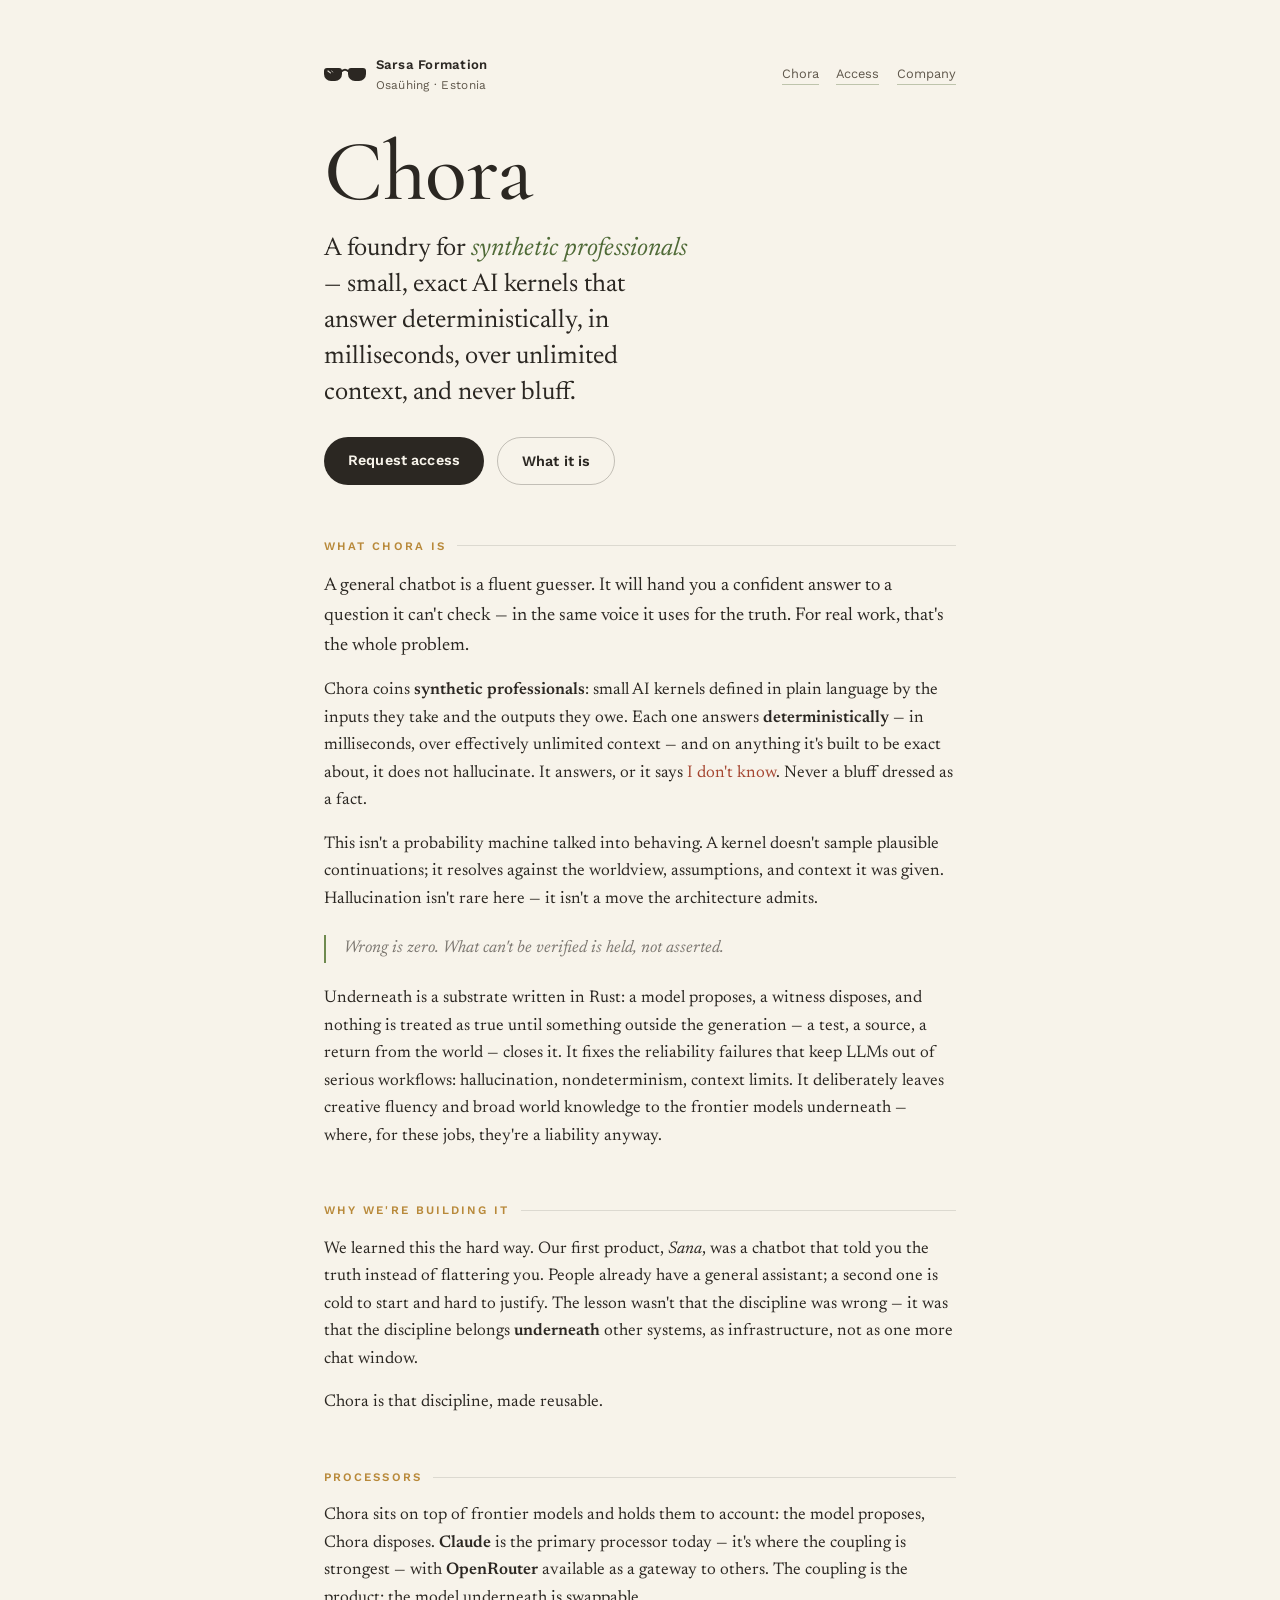
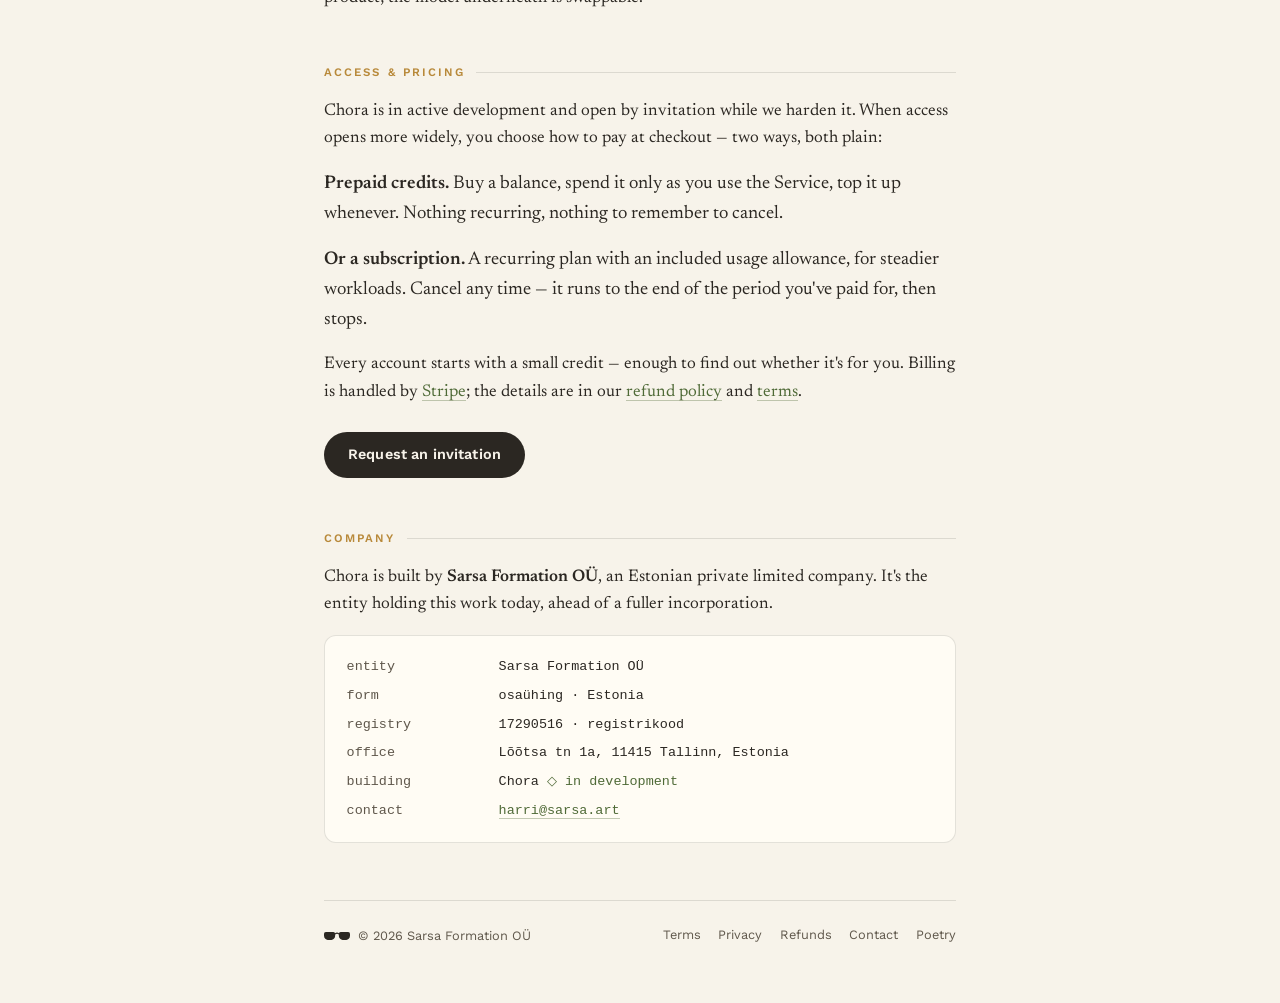
<file: index.html>
<!doctype html>
<html lang="en">
  <head>
    <meta charset="UTF-8" />
    <meta name="viewport" content="width=device-width, initial-scale=1.0" />

    <title>Chora — Sarsa Formation OÜ</title>
    <meta
      name="description"
      content="Chora is a foundry for synthetic professionals — small, exact AI kernels that answer deterministically, in milliseconds, over unlimited context, and never hallucinate. Built on Claude by Sarsa Formation OÜ."
    />
    <meta name="author" content="Harri Sakari Sarsa" />
    <meta name="robots" content="index, follow" />
    <link rel="canonical" href="https://formation.sarsa.art/" />

    <meta property="og:type" content="website" />
    <meta property="og:url" content="https://formation.sarsa.art/" />
    <meta property="og:site_name" content="Sarsa Formation" />
    <meta property="og:title" content="Chora — a foundry for synthetic professionals" />
    <meta
      property="og:description"
      content="Small, exact AI kernels that answer deterministically, in milliseconds, over unlimited context, and never hallucinate. Built on Claude."
    />

    <meta property="twitter:card" content="summary" />
    <meta property="twitter:title" content="Chora — a foundry for synthetic professionals" />
    <meta
      property="twitter:description"
      content="Small, exact AI kernels that answer deterministically, in milliseconds, over unlimited context, and never hallucinate."
    />

    <link
      rel="icon"
      href="data:image/svg+xml,%3Csvg xmlns='http://www.w3.org/2000/svg' viewBox='0 0 64 64'%3E%3Crect width='64' height='64' rx='15' fill='%232b2722'/%3E%3Cg transform='translate(8,22.3) scale(1.14)'%3E%3Cpath d='M18 5 q3 -2.5 6 0' fill='none' stroke='%23f7f3ea' stroke-width='2' stroke-linecap='round'/%3E%3Cpath d='M3 2 h12 a3 3 0 0 1 3 3 v3 a7 7 0 0 1 -7 7 h-4 a7 7 0 0 1 -7 -7 v-3 a3 3 0 0 1 3 -3 z' fill='%23f7f3ea'/%3E%3Cpath d='M27 2 h12 a3 3 0 0 1 3 3 v3 a7 7 0 0 1 -7 7 h-4 a7 7 0 0 1 -7 -7 v-3 a3 3 0 0 1 3 -3 z' fill='%23f7f3ea'/%3E%3C/g%3E%3C/svg%3E"
    />

    <script type="application/ld+json">
      {
        "@context": "https://schema.org",
        "@type": "Organization",
        "name": "Sarsa Formation OÜ",
        "legalName": "Sarsa Formation OÜ",
        "url": "https://formation.sarsa.art",
        "email": "harri@sarsa.art",
        "identifier": { "@type": "PropertyValue", "propertyID": "EE-registrikood", "value": "17290516" },
        "foundingDate": "2025-07-28",
        "address": {
          "@type": "PostalAddress",
          "streetAddress": "Lõõtsa tn 1a",
          "addressLocality": "Tallinn",
          "postalCode": "11415",
          "addressCountry": "EE"
        },
        "founder": { "@type": "Person", "name": "Harri Sakari Sarsa" },
        "description": "Sarsa Formation OÜ builds Chora, a coherence substrate for AI, on Claude.",
        "makesOffer": [
          {
            "@type": "Offer",
            "name": "Chora — prepaid credits",
            "priceSpecification": {
              "@type": "PriceSpecification",
              "description": "Usage-based. Buy a credit balance and spend it only as you use the Service. Nothing recurring."
            }
          },
          {
            "@type": "Offer",
            "name": "Chora — subscription",
            "priceSpecification": {
              "@type": "UnitPriceSpecification",
              "description": "Recurring plan with an included usage allowance, billed in advance each period. Cancel any time."
            }
          }
        ]
      }
    </script>

    <link rel="preconnect" href="https://fonts.googleapis.com" />
    <link rel="preconnect" href="https://fonts.gstatic.com" crossorigin />
    <link
      href="https://fonts.googleapis.com/css2?family=Cormorant+Garamond:ital,wght@0,400;0,500;0,600;1,400&family=Newsreader:ital,opsz,wght@0,6..72,400;0,6..72,500;1,6..72,400&family=Work+Sans:wght@400;500;600&display=swap"
      rel="stylesheet"
    />
    <link rel="stylesheet" href="styles.css" />
  </head>
  <body>
    <div class="wrap">
      <header class="top">
        <a class="brand" href="/" aria-label="Sarsa Formation — home">
          <svg class="sigil" viewBox="0 2 42 13" fill="none" role="img" aria-label="Sarsa Formation">
            <path d="M18 5 q3 -2.5 6 0" stroke="currentColor" stroke-width="2" stroke-linecap="round" />
            <path d="M3 2 h12 a3 3 0 0 1 3 3 v3 a7 7 0 0 1 -7 7 h-4 a7 7 0 0 1 -7 -7 v-3 a3 3 0 0 1 3 -3 z" fill="currentColor" />
            <path d="M27 2 h12 a3 3 0 0 1 3 3 v3 a7 7 0 0 1 -7 7 h-4 a7 7 0 0 1 -7 -7 v-3 a3 3 0 0 1 3 -3 z" fill="currentColor" />
            <g class="glint" stroke-linecap="round">
              <path d="M4 5 l2.4 1.9" stroke-width="1.2" opacity="0.9" />
              <path d="M7.6 5 l1.3 1" stroke-width="1" opacity="0.6" />
            </g>
          </svg>
          <span class="name">Sarsa Formation<small>Osaühing · Estonia</small></span>
        </a>
        <nav class="topnav">
          <a href="#chora">Chora</a>
          <a href="#access">Access</a>
          <a href="#company">Company</a>
        </nav>
      </header>

      <main>
        <h1 class="hero">Chora</h1>
        <p class="tagline">
          A foundry for <em>synthetic professionals</em> — small, exact AI
          kernels that answer deterministically, in milliseconds, over unlimited
          context, and never bluff.
        </p>
        <div class="cta-row">
          <a class="cta" href="mailto:harri@sarsa.art?subject=Chora%20early%20access">Request access</a>
          <a class="cta ghost" href="#chora">What it is</a>
        </div>

        <section id="chora">
          <p class="eyebrow">What Chora is</p>
          <p class="lead">
            A general chatbot is a fluent guesser. It will hand you a confident
            answer to a question it can't check — in the same voice it uses for
            the truth. For real work, that's the whole problem.
          </p>
          <p>
            Chora coins <strong>synthetic professionals</strong>: small AI
            kernels defined in plain language by the inputs they take and the
            outputs they owe. Each one answers <strong>deterministically</strong>
            — in milliseconds, over effectively unlimited context — and on
            anything it's built to be exact about, it does not hallucinate. It
            answers, or it says <em class="hot">I don't know</em>. Never a bluff
            dressed as a fact.
          </p>
          <p>
            This isn't a probability machine talked into behaving. A kernel
            doesn't sample plausible continuations; it resolves against the
            worldview, assumptions, and context it was given. Hallucination
            isn't rare here — it isn't a move the architecture admits.
          </p>
          <blockquote>Wrong is zero. What can't be verified is held, not asserted.</blockquote>
          <p>
            Underneath is a substrate written in Rust: a model proposes, a
            witness disposes, and nothing is treated as true until something
            outside the generation — a test, a source, a return from the world —
            closes it. It fixes the reliability failures that keep LLMs out of
            serious workflows: hallucination, nondeterminism, context limits. It
            deliberately leaves creative fluency and broad world knowledge to the
            frontier models underneath — where, for these jobs, they're a
            liability anyway.
          </p>
        </section>

        <section id="why">
          <p class="eyebrow">Why we're building it</p>
          <p>
            We learned this the hard way. Our first product, <em>Sana</em>, was a
            chatbot that told you the truth instead of flattering you. People
            already have a general assistant; a second one is cold to start and
            hard to justify. The lesson wasn't that the discipline was wrong —
            it was that the discipline belongs <strong>underneath</strong> other
            systems, as infrastructure, not as one more chat window.
          </p>
          <p>Chora is that discipline, made reusable.</p>
        </section>

        <section id="claude">
          <p class="eyebrow">Processors</p>
          <p>
            Chora sits on top of frontier models and holds them to account: the
            model proposes, Chora disposes. <strong>Claude</strong> is the
            primary processor today — it's where the coupling is strongest —
            with <strong>OpenRouter</strong> available as a gateway to others.
            The coupling is the product; the model underneath is swappable.
          </p>
        </section>

        <section id="access">
          <p class="eyebrow">Access &amp; pricing</p>
          <p>
            Chora is in active development and open by invitation while we
            harden it. When access opens more widely, you choose how to pay at
            checkout — two ways, both plain:
          </p>
          <p class="lead">
            <strong>Prepaid credits.</strong> Buy a balance, spend it only as
            you use the Service, top it up whenever. Nothing recurring, nothing
            to remember to cancel.
          </p>
          <p class="lead">
            <strong>Or a subscription.</strong> A recurring plan with an
            included usage allowance, for steadier workloads. Cancel any time —
            it runs to the end of the period you've paid for, then stops.
          </p>
          <p>
            Every account starts with a small credit — enough to find out
            whether it's for you. Billing is handled by
            <a href="https://stripe.com" rel="noopener">Stripe</a>; the details
            are in our <a href="refunds.html">refund policy</a> and
            <a href="terms.html">terms</a>.
          </p>
          <div class="cta-row">
            <a class="cta" href="mailto:harri@sarsa.art?subject=Chora%20early%20access">Request an invitation</a>
          </div>
        </section>

        <section id="company">
          <p class="eyebrow">Company</p>
          <p>
            Chora is built by <strong>Sarsa Formation OÜ</strong>, an Estonian
            private limited company. It's the entity holding this work today,
            ahead of a fuller incorporation.
          </p>
          <div class="record" aria-label="Company details">
            <div class="row">
              <span class="k">entity</span><span class="v">Sarsa Formation OÜ</span>
              <span class="k">form</span><span class="v">osaühing · Estonia</span>
              <span class="k">registry</span><span class="v">17290516 · registrikood</span>
              <span class="k">office</span><span class="v">Lõõtsa tn 1a, 11415 Tallinn, Estonia</span>
              <span class="k">building</span><span class="v">Chora <span class="ok">◇ in development</span></span>
              <span class="k">contact</span><span class="v"><a href="mailto:harri@sarsa.art">harri@sarsa.art</a></span>
            </div>
          </div>
        </section>
      </main>

      <footer>
        <span class="sig">
          <svg class="sigil" style="width:26px" viewBox="0 2 42 13" fill="none" aria-hidden="true">
            <path d="M18 5 q3 -2.5 6 0" stroke="currentColor" stroke-width="2" stroke-linecap="round" />
            <path d="M3 2 h12 a3 3 0 0 1 3 3 v3 a7 7 0 0 1 -7 7 h-4 a7 7 0 0 1 -7 -7 v-3 a3 3 0 0 1 3 -3 z" fill="currentColor" />
            <path d="M27 2 h12 a3 3 0 0 1 3 3 v3 a7 7 0 0 1 -7 7 h-4 a7 7 0 0 1 -7 -7 v-3 a3 3 0 0 1 3 -3 z" fill="currentColor" />
          </svg>
          © 2026 Sarsa Formation OÜ
        </span>
        <nav>
          <a href="terms.html">Terms</a>
          <a href="privacy.html">Privacy</a>
          <a href="refunds.html">Refunds</a>
          <a href="contact.html">Contact</a>
          <a href="https://sarsa.art">Poetry</a>
        </nav>
      </footer>
    </div>
  </body>
</html>
</file>
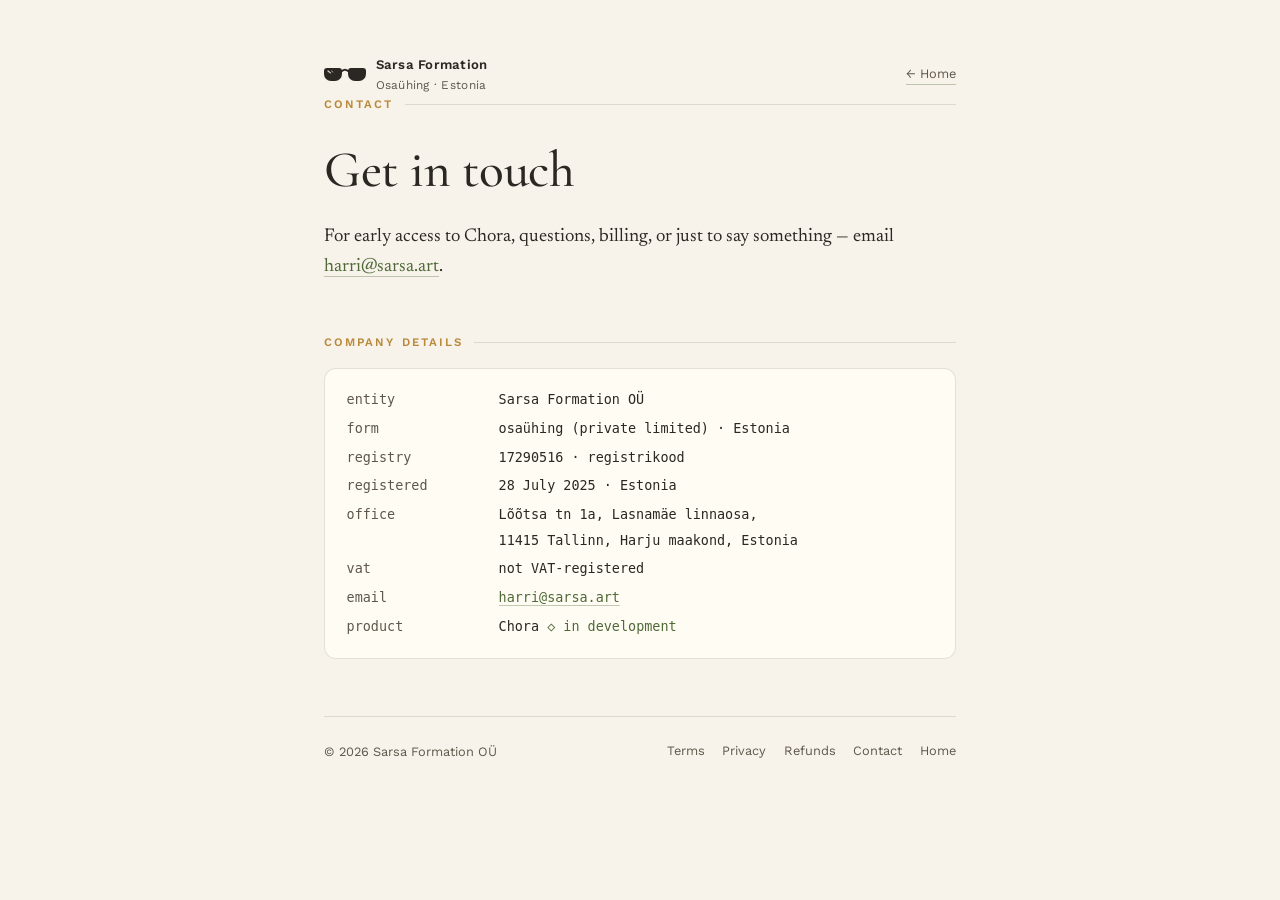
<file: contact.html>
<!doctype html>
<html lang="en">
  <head>
    <meta charset="UTF-8" />
    <meta name="viewport" content="width=device-width, initial-scale=1.0" />
    <title>Contact — Sarsa Formation OÜ</title>
    <meta name="description" content="Contact details for Sarsa Formation OÜ, the company behind Chora." />
    <meta name="robots" content="index, follow" />
    <link rel="canonical" href="https://formation.sarsa.art/contact.html" />
    <link
      rel="icon"
      href="data:image/svg+xml,%3Csvg xmlns='http://www.w3.org/2000/svg' viewBox='0 0 64 64'%3E%3Crect width='64' height='64' rx='15' fill='%232b2722'/%3E%3Cg transform='translate(8,22.3) scale(1.14)'%3E%3Cpath d='M18 5 q3 -2.5 6 0' fill='none' stroke='%23f7f3ea' stroke-width='2' stroke-linecap='round'/%3E%3Cpath d='M3 2 h12 a3 3 0 0 1 3 3 v3 a7 7 0 0 1 -7 7 h-4 a7 7 0 0 1 -7 -7 v-3 a3 3 0 0 1 3 -3 z' fill='%23f7f3ea'/%3E%3Cpath d='M27 2 h12 a3 3 0 0 1 3 3 v3 a7 7 0 0 1 -7 7 h-4 a7 7 0 0 1 -7 -7 v-3 a3 3 0 0 1 3 -3 z' fill='%23f7f3ea'/%3E%3C/g%3E%3C/svg%3E"
    />
    <link rel="preconnect" href="https://fonts.googleapis.com" />
    <link rel="preconnect" href="https://fonts.gstatic.com" crossorigin />
    <link
      href="https://fonts.googleapis.com/css2?family=Cormorant+Garamond:ital,wght@0,400;0,500;0,600;1,400&family=Newsreader:ital,opsz,wght@0,6..72,400;0,6..72,500;1,6..72,400&family=Work+Sans:wght@400;500;600&display=swap"
      rel="stylesheet"
    />
    <link rel="stylesheet" href="styles.css" />
  </head>
  <body>
    <div class="wrap">
      <header class="top">
        <a class="brand" href="/" aria-label="Sarsa Formation — home">
          <svg class="sigil" viewBox="0 2 42 13" fill="none" role="img" aria-label="Sarsa Formation">
            <path d="M18 5 q3 -2.5 6 0" stroke="currentColor" stroke-width="2" stroke-linecap="round" />
            <path d="M3 2 h12 a3 3 0 0 1 3 3 v3 a7 7 0 0 1 -7 7 h-4 a7 7 0 0 1 -7 -7 v-3 a3 3 0 0 1 3 -3 z" fill="currentColor" />
            <path d="M27 2 h12 a3 3 0 0 1 3 3 v3 a7 7 0 0 1 -7 7 h-4 a7 7 0 0 1 -7 -7 v-3 a3 3 0 0 1 3 -3 z" fill="currentColor" />
            <g class="glint" stroke-linecap="round">
              <path d="M4 5 l2.4 1.9" stroke-width="1.2" opacity="0.9" />
              <path d="M7.6 5 l1.3 1" stroke-width="1" opacity="0.6" />
            </g>
          </svg>
          <span class="name">Sarsa Formation<small>Osaühing · Estonia</small></span>
        </a>
        <nav class="topnav"><a href="/">← Home</a></nav>
      </header>

      <main class="doc">
        <p class="eyebrow">Contact</p>
        <h1 style="font-family:var(--display);font-size:clamp(2.2rem,7vw,3.2rem);margin:0 0 0.6rem;">Get in touch</h1>
        <p class="lead">
          For early access to Chora, questions, billing, or just to say
          something — email
          <a href="mailto:harri@sarsa.art">harri@sarsa.art</a>.
        </p>

        <section>
          <p class="eyebrow">Company details</p>
          <div class="record" aria-label="Company details">
            <div class="row">
              <span class="k">entity</span><span class="v">Sarsa Formation OÜ</span>
              <span class="k">form</span><span class="v">osaühing (private limited) · Estonia</span>
              <span class="k">registry</span><span class="v">17290516 · registrikood</span>
              <span class="k">registered</span><span class="v">28 July 2025 · Estonia</span>
              <span class="k">office</span><span class="v">Lõõtsa tn 1a, Lasnamäe linnaosa,<br />11415 Tallinn, Harju maakond, Estonia</span>
              <span class="k">vat</span><span class="v">not VAT-registered</span>
              <span class="k">email</span><span class="v"><a href="mailto:harri@sarsa.art">harri@sarsa.art</a></span>
              <span class="k">product</span><span class="v">Chora <span class="ok">◇ in development</span></span>
            </div>
          </div>
        </section>
      </main>

      <footer>
        <span class="sig">© 2026 Sarsa Formation OÜ</span>
        <nav>
          <a href="terms.html">Terms</a>
          <a href="privacy.html">Privacy</a>
          <a href="refunds.html">Refunds</a>
          <a href="contact.html">Contact</a>
          <a href="/">Home</a>
        </nav>
      </footer>
    </div>
  </body>
</html>
</file>
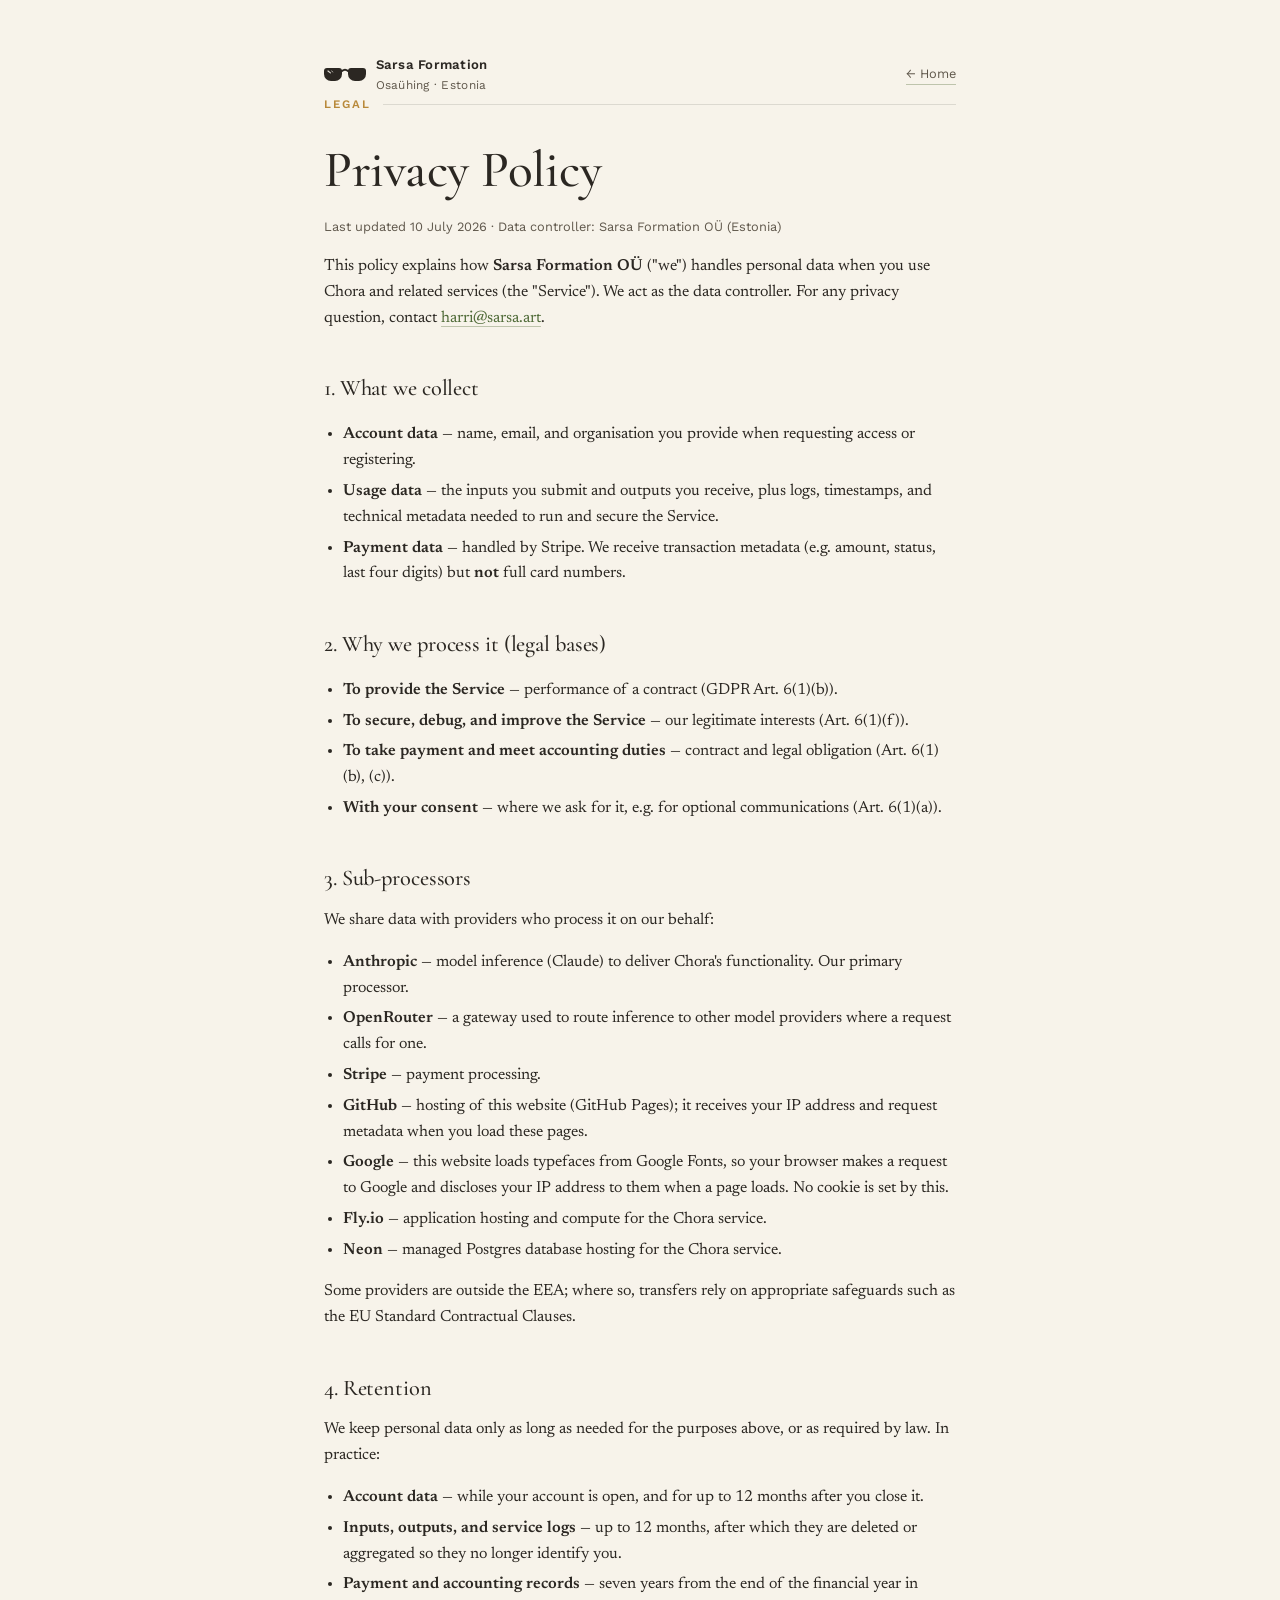
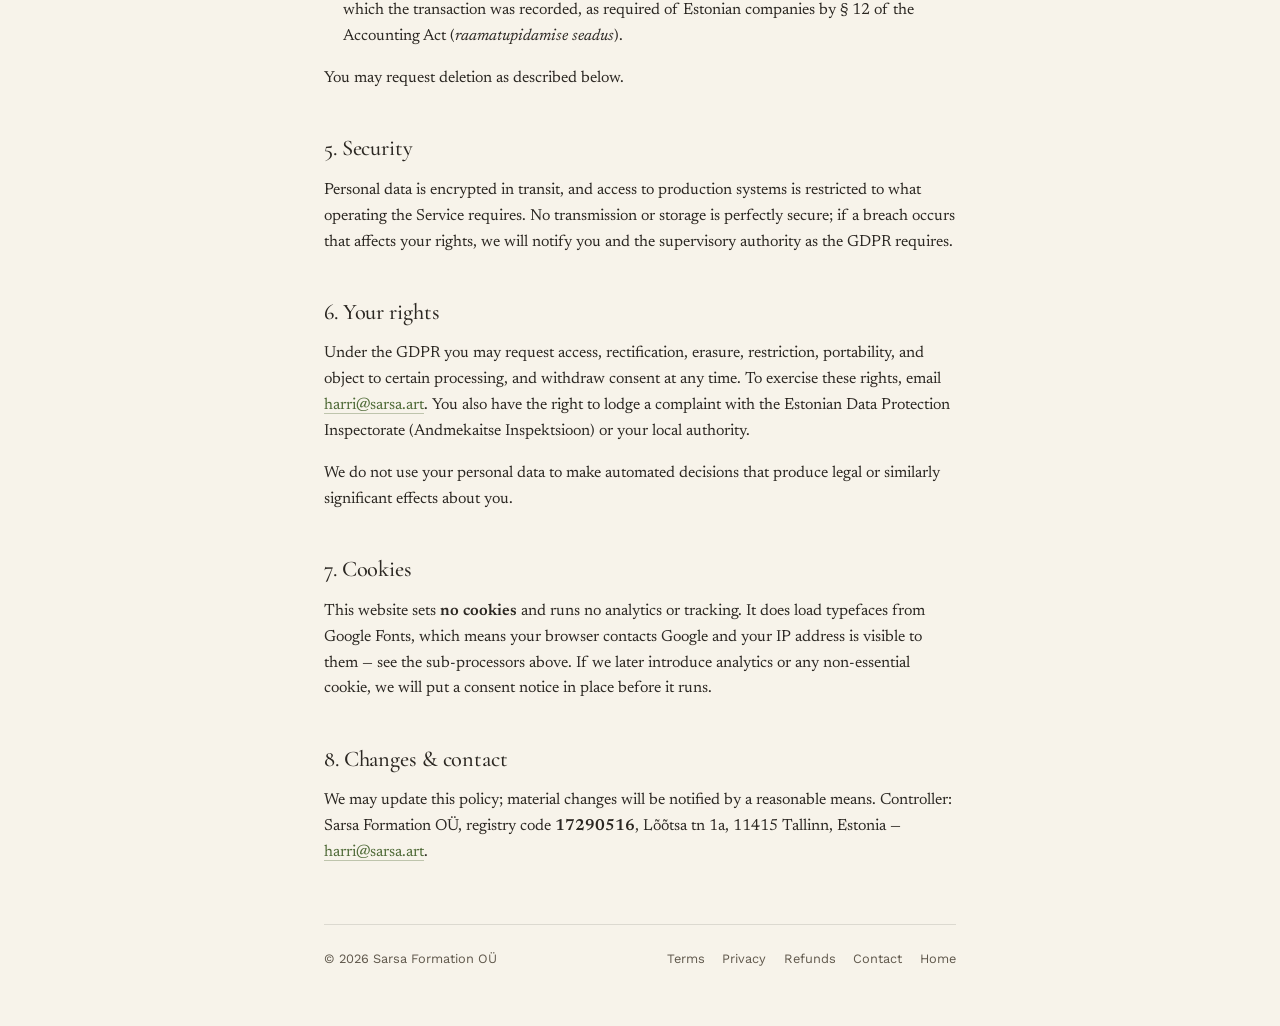
<file: privacy.html>
<!doctype html>
<html lang="en">
  <head>
    <meta charset="UTF-8" />
    <meta name="viewport" content="width=device-width, initial-scale=1.0" />
    <title>Privacy Policy — Sarsa Formation OÜ</title>
    <meta name="description" content="Privacy Policy for Chora, operated by Sarsa Formation OÜ." />
    <meta name="robots" content="index, follow" />
    <link rel="canonical" href="https://formation.sarsa.art/privacy.html" />
    <link
      rel="icon"
      href="data:image/svg+xml,%3Csvg xmlns='http://www.w3.org/2000/svg' viewBox='0 0 64 64'%3E%3Crect width='64' height='64' rx='15' fill='%232b2722'/%3E%3Cg transform='translate(8,22.3) scale(1.14)'%3E%3Cpath d='M18 5 q3 -2.5 6 0' fill='none' stroke='%23f7f3ea' stroke-width='2' stroke-linecap='round'/%3E%3Cpath d='M3 2 h12 a3 3 0 0 1 3 3 v3 a7 7 0 0 1 -7 7 h-4 a7 7 0 0 1 -7 -7 v-3 a3 3 0 0 1 3 -3 z' fill='%23f7f3ea'/%3E%3Cpath d='M27 2 h12 a3 3 0 0 1 3 3 v3 a7 7 0 0 1 -7 7 h-4 a7 7 0 0 1 -7 -7 v-3 a3 3 0 0 1 3 -3 z' fill='%23f7f3ea'/%3E%3C/g%3E%3C/svg%3E"
    />
    <link rel="preconnect" href="https://fonts.googleapis.com" />
    <link rel="preconnect" href="https://fonts.gstatic.com" crossorigin />
    <link
      href="https://fonts.googleapis.com/css2?family=Cormorant+Garamond:ital,wght@0,400;0,500;0,600;1,400&family=Newsreader:ital,opsz,wght@0,6..72,400;0,6..72,500;1,6..72,400&family=Work+Sans:wght@400;500;600&display=swap"
      rel="stylesheet"
    />
    <link rel="stylesheet" href="styles.css" />
  </head>
  <body>
    <div class="wrap">
      <header class="top">
        <a class="brand" href="/" aria-label="Sarsa Formation — home">
          <svg class="sigil" viewBox="0 2 42 13" fill="none" role="img" aria-label="Sarsa Formation">
            <path d="M18 5 q3 -2.5 6 0" stroke="currentColor" stroke-width="2" stroke-linecap="round" />
            <path d="M3 2 h12 a3 3 0 0 1 3 3 v3 a7 7 0 0 1 -7 7 h-4 a7 7 0 0 1 -7 -7 v-3 a3 3 0 0 1 3 -3 z" fill="currentColor" />
            <path d="M27 2 h12 a3 3 0 0 1 3 3 v3 a7 7 0 0 1 -7 7 h-4 a7 7 0 0 1 -7 -7 v-3 a3 3 0 0 1 3 -3 z" fill="currentColor" />
            <g class="glint" stroke-linecap="round">
              <path d="M4 5 l2.4 1.9" stroke-width="1.2" opacity="0.9" />
              <path d="M7.6 5 l1.3 1" stroke-width="1" opacity="0.6" />
            </g>
          </svg>
          <span class="name">Sarsa Formation<small>Osaühing · Estonia</small></span>
        </a>
        <nav class="topnav"><a href="/">← Home</a></nav>
      </header>

      <main class="doc">
        <p class="eyebrow">Legal</p>
        <h1 style="font-family:var(--display);font-size:clamp(2.2rem,7vw,3.2rem);margin:0 0 0.3rem;">Privacy Policy</h1>
        <p class="meta">Last updated 10 July 2026 · Data controller: Sarsa Formation OÜ (Estonia)</p>

        <p>
          This policy explains how <strong>Sarsa Formation OÜ</strong> ("we")
          handles personal data when you use Chora and related services (the
          "Service"). We act as the data controller. For any privacy question,
          contact <a href="mailto:harri@sarsa.art">harri@sarsa.art</a>.
        </p>

        <h2>1. What we collect</h2>
        <ul>
          <li><strong>Account data</strong> — name, email, and organisation you
            provide when requesting access or registering.</li>
          <li><strong>Usage data</strong> — the inputs you submit and outputs you
            receive, plus logs, timestamps, and technical metadata needed to run
            and secure the Service.</li>
          <li><strong>Payment data</strong> — handled by Stripe. We receive
            transaction metadata (e.g. amount, status, last four digits) but
            <strong>not</strong> full card numbers.</li>
        </ul>

        <h2>2. Why we process it (legal bases)</h2>
        <ul>
          <li><strong>To provide the Service</strong> — performance of a contract
            (GDPR Art. 6(1)(b)).</li>
          <li><strong>To secure, debug, and improve the Service</strong> — our
            legitimate interests (Art. 6(1)(f)).</li>
          <li><strong>To take payment and meet accounting duties</strong> —
            contract and legal obligation (Art. 6(1)(b), (c)).</li>
          <li><strong>With your consent</strong> — where we ask for it, e.g. for
            optional communications (Art. 6(1)(a)).</li>
        </ul>

        <h2>3. Sub-processors</h2>
        <p>We share data with providers who process it on our behalf:</p>
        <ul>
          <li><strong>Anthropic</strong> — model inference (Claude) to deliver
            Chora's functionality. Our primary processor.</li>
          <li><strong>OpenRouter</strong> — a gateway used to route inference to
            other model providers where a request calls for one.</li>
          <li><strong>Stripe</strong> — payment processing.</li>
          <li><strong>GitHub</strong> — hosting of this website (GitHub Pages);
            it receives your IP address and request metadata when you load these
            pages.</li>
          <li><strong>Google</strong> — this website loads typefaces from Google
            Fonts, so your browser makes a request to Google and discloses your
            IP address to them when a page loads. No cookie is set by this.</li>
          <li><strong>Fly.io</strong> — application hosting and compute for the
            Chora service.</li>
          <li><strong>Neon</strong> — managed Postgres database hosting for the
            Chora service.</li>
        </ul>
        <p>
          Some providers are outside the EEA; where so, transfers rely on
          appropriate safeguards such as the EU Standard Contractual Clauses.
        </p>

        <h2>4. Retention</h2>
        <p>
          We keep personal data only as long as needed for the purposes above, or
          as required by law. In practice:
        </p>
        <ul>
          <li><strong>Account data</strong> — while your account is open, and for
            up to 12 months after you close it.</li>
          <li><strong>Inputs, outputs, and service logs</strong> — up to 12
            months, after which they are deleted or aggregated so they no longer
            identify you.</li>
          <li><strong>Payment and accounting records</strong> — seven years from
            the end of the financial year in which the transaction was recorded,
            as required of Estonian companies by § 12 of the Accounting Act
            (<em>raamatupidamise seadus</em>).</li>
        </ul>
        <p>You may request deletion as described below.</p>

        <h2>5. Security</h2>
        <p>
          Personal data is encrypted in transit, and access to production
          systems is restricted to what operating the Service requires. No
          transmission or storage is perfectly secure; if a breach occurs that
          affects your rights, we will notify you and the supervisory authority
          as the GDPR requires.
        </p>

        <h2>6. Your rights</h2>
        <p>
          Under the GDPR you may request access, rectification, erasure,
          restriction, portability, and object to certain processing, and
          withdraw consent at any time. To exercise these rights, email
          <a href="mailto:harri@sarsa.art">harri@sarsa.art</a>. You also
          have the right to lodge a complaint with the Estonian Data Protection
          Inspectorate (Andmekaitse Inspektsioon) or your local authority.
        </p>
        <p>
          We do not use your personal data to make automated decisions that
          produce legal or similarly significant effects about you.
        </p>

        <h2>7. Cookies</h2>
        <p>
          This website sets <strong>no cookies</strong> and runs no analytics or
          tracking. It does load typefaces from Google Fonts, which means your
          browser contacts Google and your IP address is visible to them — see
          the sub-processors above. If we later introduce analytics or any
          non-essential cookie, we will put a consent notice in place before it
          runs.
        </p>

        <h2>8. Changes &amp; contact</h2>
        <p>
          We may update this policy; material changes will be notified by a
          reasonable means. Controller: Sarsa Formation OÜ, registry code
          <strong>17290516</strong>, Lõõtsa tn 1a, 11415 Tallinn, Estonia —
          <a href="mailto:harri@sarsa.art">harri@sarsa.art</a>.
        </p>
      </main>

      <footer>
        <span class="sig">© 2026 Sarsa Formation OÜ</span>
        <nav>
          <a href="terms.html">Terms</a>
          <a href="privacy.html">Privacy</a>
          <a href="refunds.html">Refunds</a>
          <a href="contact.html">Contact</a>
          <a href="/">Home</a>
        </nav>
      </footer>
    </div>
  </body>
</html>
</file>
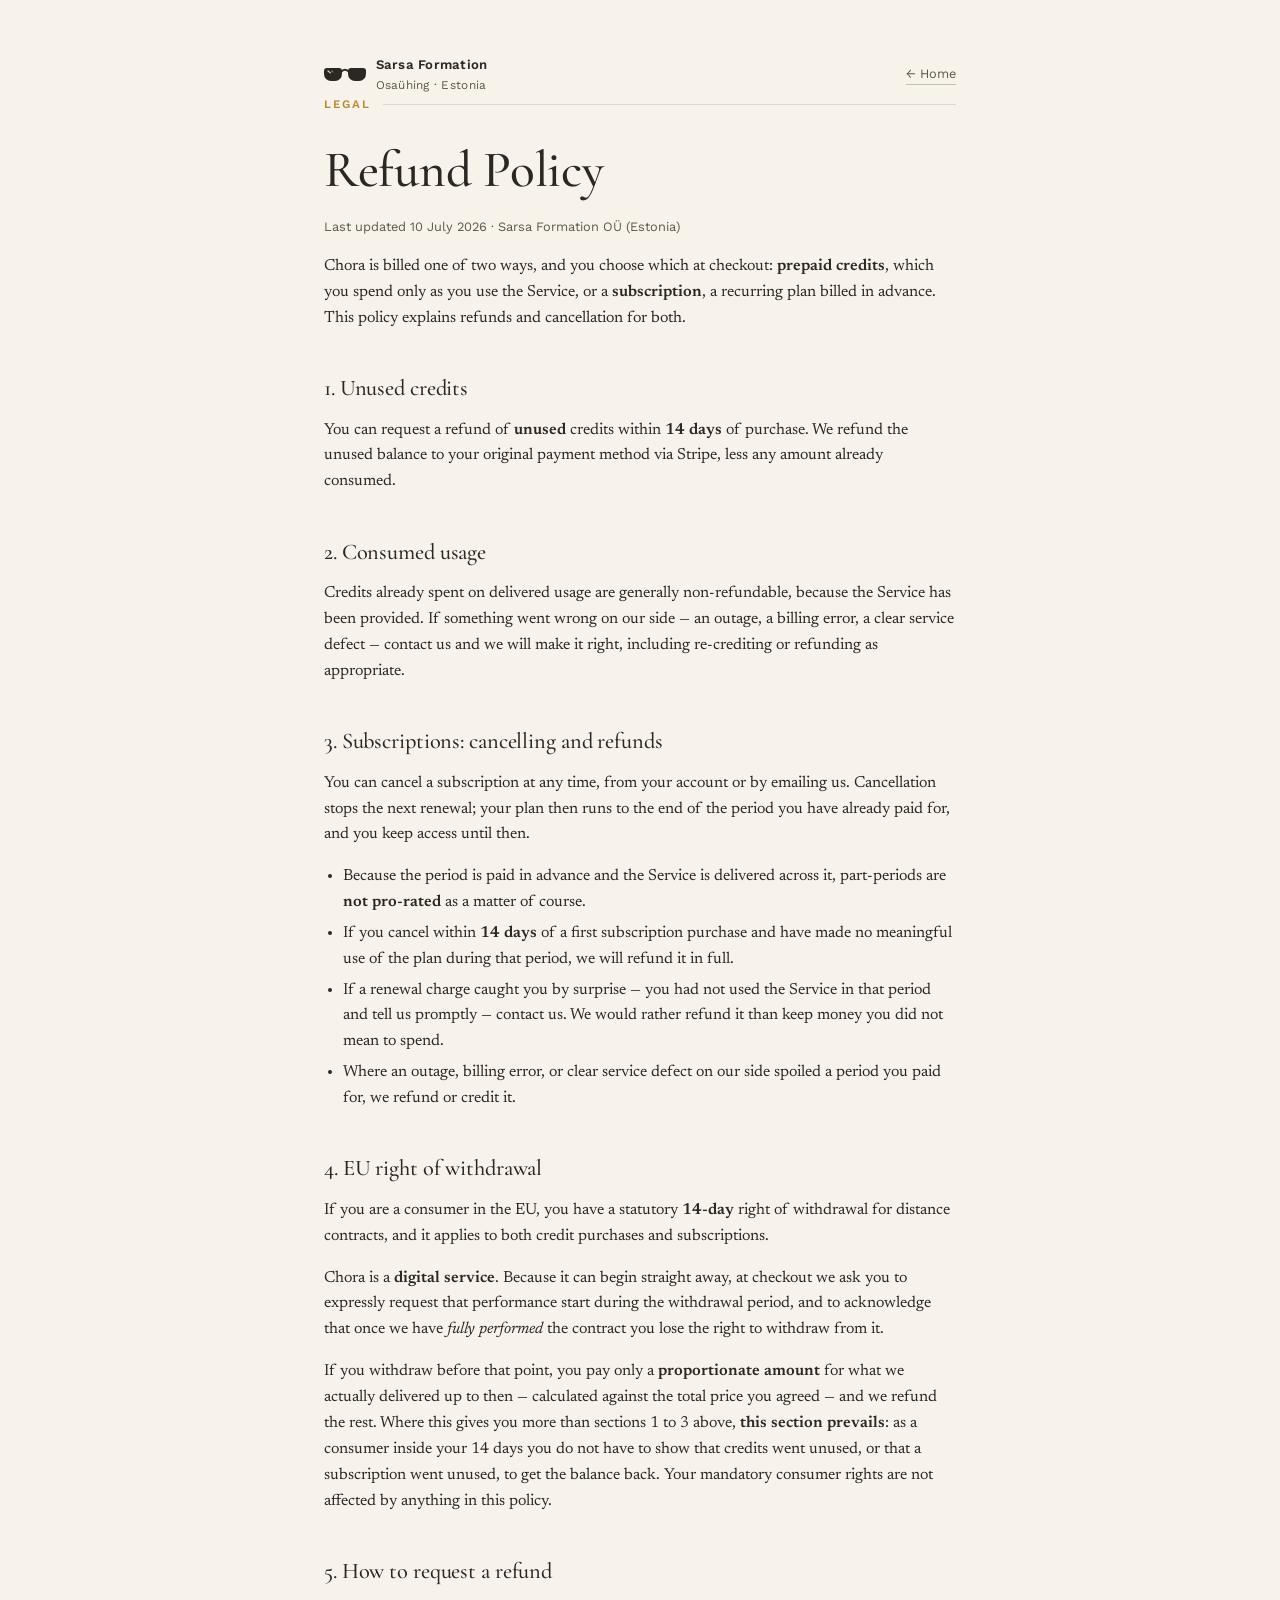
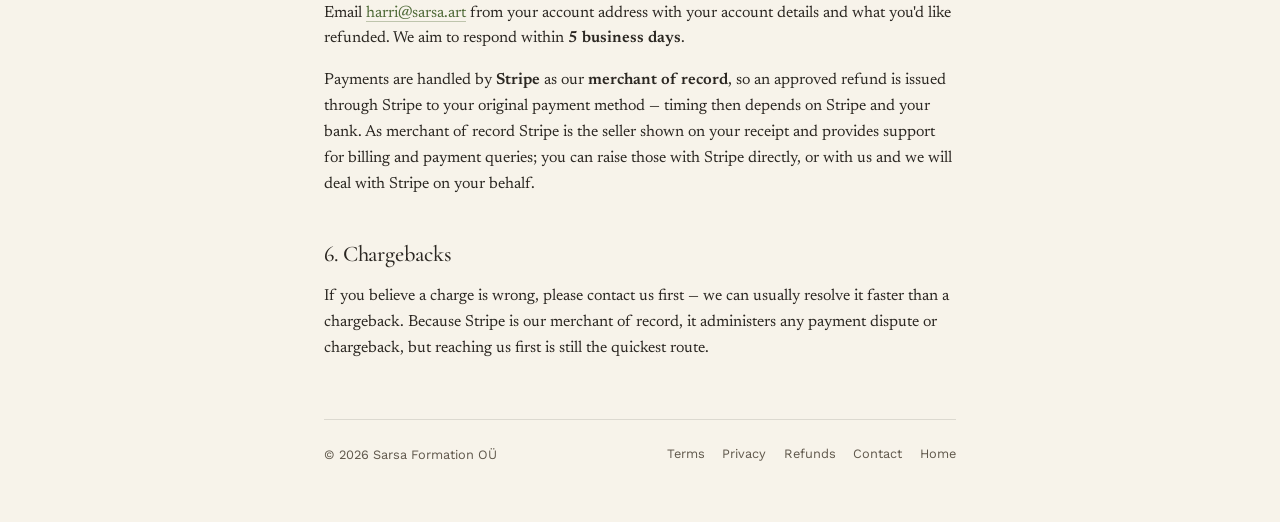
<file: refunds.html>
<!doctype html>
<html lang="en">
  <head>
    <meta charset="UTF-8" />
    <meta name="viewport" content="width=device-width, initial-scale=1.0" />
    <title>Refund Policy — Sarsa Formation OÜ</title>
    <meta name="description" content="Refund and cancellation policy for Chora credits and subscriptions, operated by Sarsa Formation OÜ." />
    <meta name="robots" content="index, follow" />
    <link rel="canonical" href="https://formation.sarsa.art/refunds.html" />
    <link
      rel="icon"
      href="data:image/svg+xml,%3Csvg xmlns='http://www.w3.org/2000/svg' viewBox='0 0 64 64'%3E%3Crect width='64' height='64' rx='15' fill='%232b2722'/%3E%3Cg transform='translate(8,22.3) scale(1.14)'%3E%3Cpath d='M18 5 q3 -2.5 6 0' fill='none' stroke='%23f7f3ea' stroke-width='2' stroke-linecap='round'/%3E%3Cpath d='M3 2 h12 a3 3 0 0 1 3 3 v3 a7 7 0 0 1 -7 7 h-4 a7 7 0 0 1 -7 -7 v-3 a3 3 0 0 1 3 -3 z' fill='%23f7f3ea'/%3E%3Cpath d='M27 2 h12 a3 3 0 0 1 3 3 v3 a7 7 0 0 1 -7 7 h-4 a7 7 0 0 1 -7 -7 v-3 a3 3 0 0 1 3 -3 z' fill='%23f7f3ea'/%3E%3C/g%3E%3C/svg%3E"
    />
    <link rel="preconnect" href="https://fonts.googleapis.com" />
    <link rel="preconnect" href="https://fonts.gstatic.com" crossorigin />
    <link
      href="https://fonts.googleapis.com/css2?family=Cormorant+Garamond:ital,wght@0,400;0,500;0,600;1,400&family=Newsreader:ital,opsz,wght@0,6..72,400;0,6..72,500;1,6..72,400&family=Work+Sans:wght@400;500;600&display=swap"
      rel="stylesheet"
    />
    <link rel="stylesheet" href="styles.css" />
  </head>
  <body>
    <div class="wrap">
      <header class="top">
        <a class="brand" href="/" aria-label="Sarsa Formation — home">
          <svg class="sigil" viewBox="0 2 42 13" fill="none" role="img" aria-label="Sarsa Formation">
            <path d="M18 5 q3 -2.5 6 0" stroke="currentColor" stroke-width="2" stroke-linecap="round" />
            <path d="M3 2 h12 a3 3 0 0 1 3 3 v3 a7 7 0 0 1 -7 7 h-4 a7 7 0 0 1 -7 -7 v-3 a3 3 0 0 1 3 -3 z" fill="currentColor" />
            <path d="M27 2 h12 a3 3 0 0 1 3 3 v3 a7 7 0 0 1 -7 7 h-4 a7 7 0 0 1 -7 -7 v-3 a3 3 0 0 1 3 -3 z" fill="currentColor" />
            <g class="glint" stroke-linecap="round">
              <path d="M4 5 l2.4 1.9" stroke-width="1.2" opacity="0.9" />
              <path d="M7.6 5 l1.3 1" stroke-width="1" opacity="0.6" />
            </g>
          </svg>
          <span class="name">Sarsa Formation<small>Osaühing · Estonia</small></span>
        </a>
        <nav class="topnav"><a href="/">← Home</a></nav>
      </header>

      <main class="doc">
        <p class="eyebrow">Legal</p>
        <h1 style="font-family:var(--display);font-size:clamp(2.2rem,7vw,3.2rem);margin:0 0 0.3rem;">Refund Policy</h1>
        <p class="meta">Last updated 10 July 2026 · Sarsa Formation OÜ (Estonia)</p>

        <p>
          Chora is billed one of two ways, and you choose which at checkout:
          <strong>prepaid credits</strong>, which you spend only as you use the
          Service, or a <strong>subscription</strong>, a recurring plan billed in
          advance. This policy explains refunds and cancellation for both.
        </p>

        <h2>1. Unused credits</h2>
        <p>
          You can request a refund of <strong>unused</strong> credits within
          <strong>14 days</strong> of purchase. We refund the unused balance to
          your original payment method via Stripe, less any amount already
          consumed.
        </p>

        <h2>2. Consumed usage</h2>
        <p>
          Credits already spent on delivered usage are generally non-refundable,
          because the Service has been provided. If something went wrong on our
          side — an outage, a billing error, a clear service defect — contact us
          and we will make it right, including re-crediting or refunding as
          appropriate.
        </p>

        <h2>3. Subscriptions: cancelling and refunds</h2>
        <p>
          You can cancel a subscription at any time, from your account or by
          emailing us. Cancellation stops the next renewal; your plan then runs
          to the end of the period you have already paid for, and you keep
          access until then.
        </p>
        <ul>
          <li>Because the period is paid in advance and the Service is delivered
            across it, part-periods are <strong>not pro-rated</strong> as a
            matter of course.</li>
          <li>If you cancel within <strong>14 days</strong> of a first
            subscription purchase and have made no meaningful use of the plan
            during that period, we will refund it in full.</li>
          <li>If a renewal charge caught you by surprise — you had not used the
            Service in that period and tell us promptly — contact us. We would
            rather refund it than keep money you did not mean to spend.</li>
          <li>Where an outage, billing error, or clear service defect on our side
            spoiled a period you paid for, we refund or credit it.</li>
        </ul>

        <h2>4. EU right of withdrawal</h2>
        <p>
          If you are a consumer in the EU, you have a statutory
          <strong>14-day</strong> right of withdrawal for distance contracts,
          and it applies to both credit purchases and subscriptions.
        </p>
        <p>
          Chora is a <strong>digital service</strong>. Because it can begin
          straight away, at checkout we ask you to expressly request that
          performance start during the withdrawal period, and to acknowledge
          that once we have <em>fully performed</em> the contract you lose the
          right to withdraw from it.
        </p>
        <p>
          If you withdraw before that point, you pay only a
          <strong>proportionate amount</strong> for what we actually delivered
          up to then — calculated against the total price you agreed — and we
          refund the rest. Where this gives you more than sections 1 to 3 above,
          <strong>this section prevails</strong>: as a consumer inside your 14
          days you do not have to show that credits went unused, or that a
          subscription went unused, to get the balance back. Your mandatory
          consumer rights are not affected by anything in this policy.
        </p>

        <h2>5. How to request a refund</h2>
        <p>
          Email <a href="mailto:harri@sarsa.art">harri@sarsa.art</a> from
          your account address with your account details and what you'd like
          refunded. We aim to respond within <strong>5 business days</strong>.
        </p>
        <p>
          Payments are handled by <strong>Stripe</strong> as our
          <strong>merchant of record</strong>, so an approved refund is issued
          through Stripe to your original payment method — timing then depends on
          Stripe and your bank. As merchant of record Stripe is the seller shown
          on your receipt and provides support for billing and payment queries;
          you can raise those with Stripe directly, or with us and we will deal
          with Stripe on your behalf.
        </p>

        <h2>6. Chargebacks</h2>
        <p>
          If you believe a charge is wrong, please contact us first — we can
          usually resolve it faster than a chargeback. Because Stripe is our
          merchant of record, it administers any payment dispute or chargeback,
          but reaching us first is still the quickest route.
        </p>
      </main>

      <footer>
        <span class="sig">© 2026 Sarsa Formation OÜ</span>
        <nav>
          <a href="terms.html">Terms</a>
          <a href="privacy.html">Privacy</a>
          <a href="refunds.html">Refunds</a>
          <a href="contact.html">Contact</a>
          <a href="/">Home</a>
        </nav>
      </footer>
    </div>
  </body>
</html>
</file>
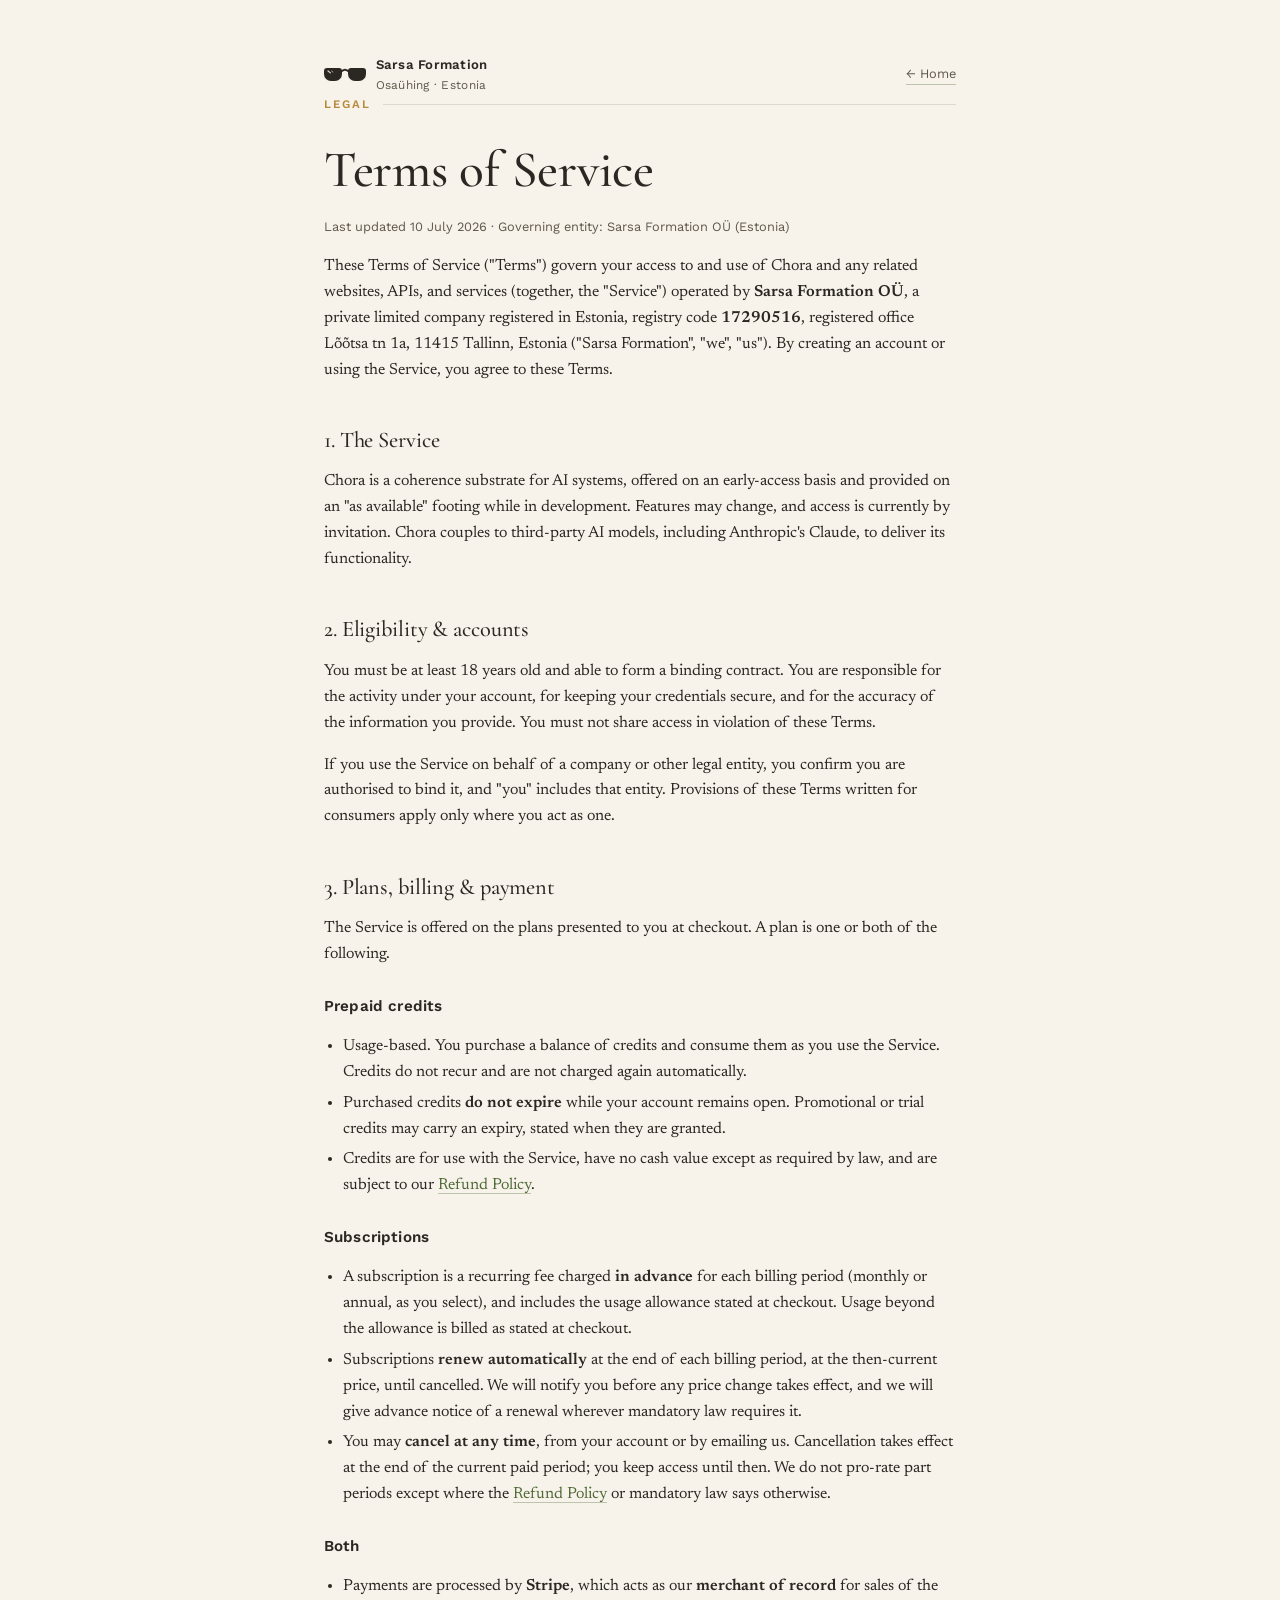
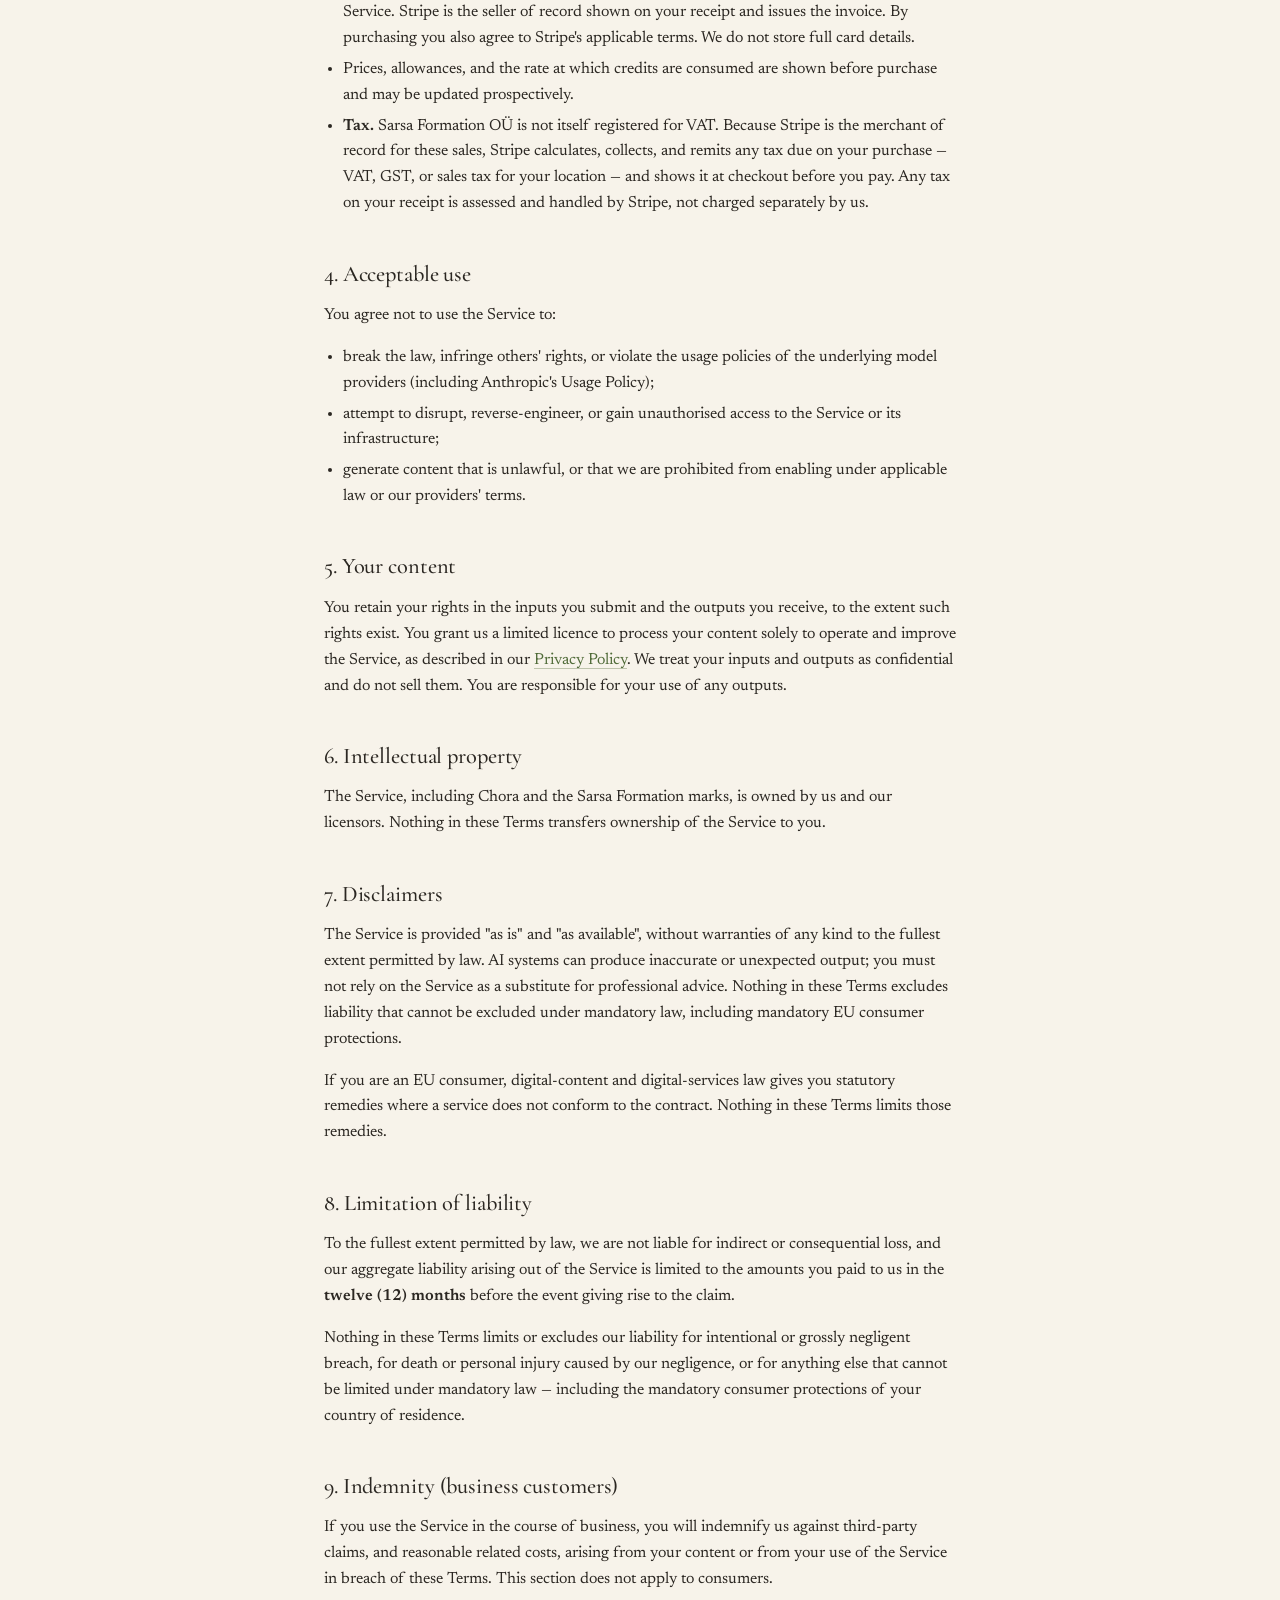
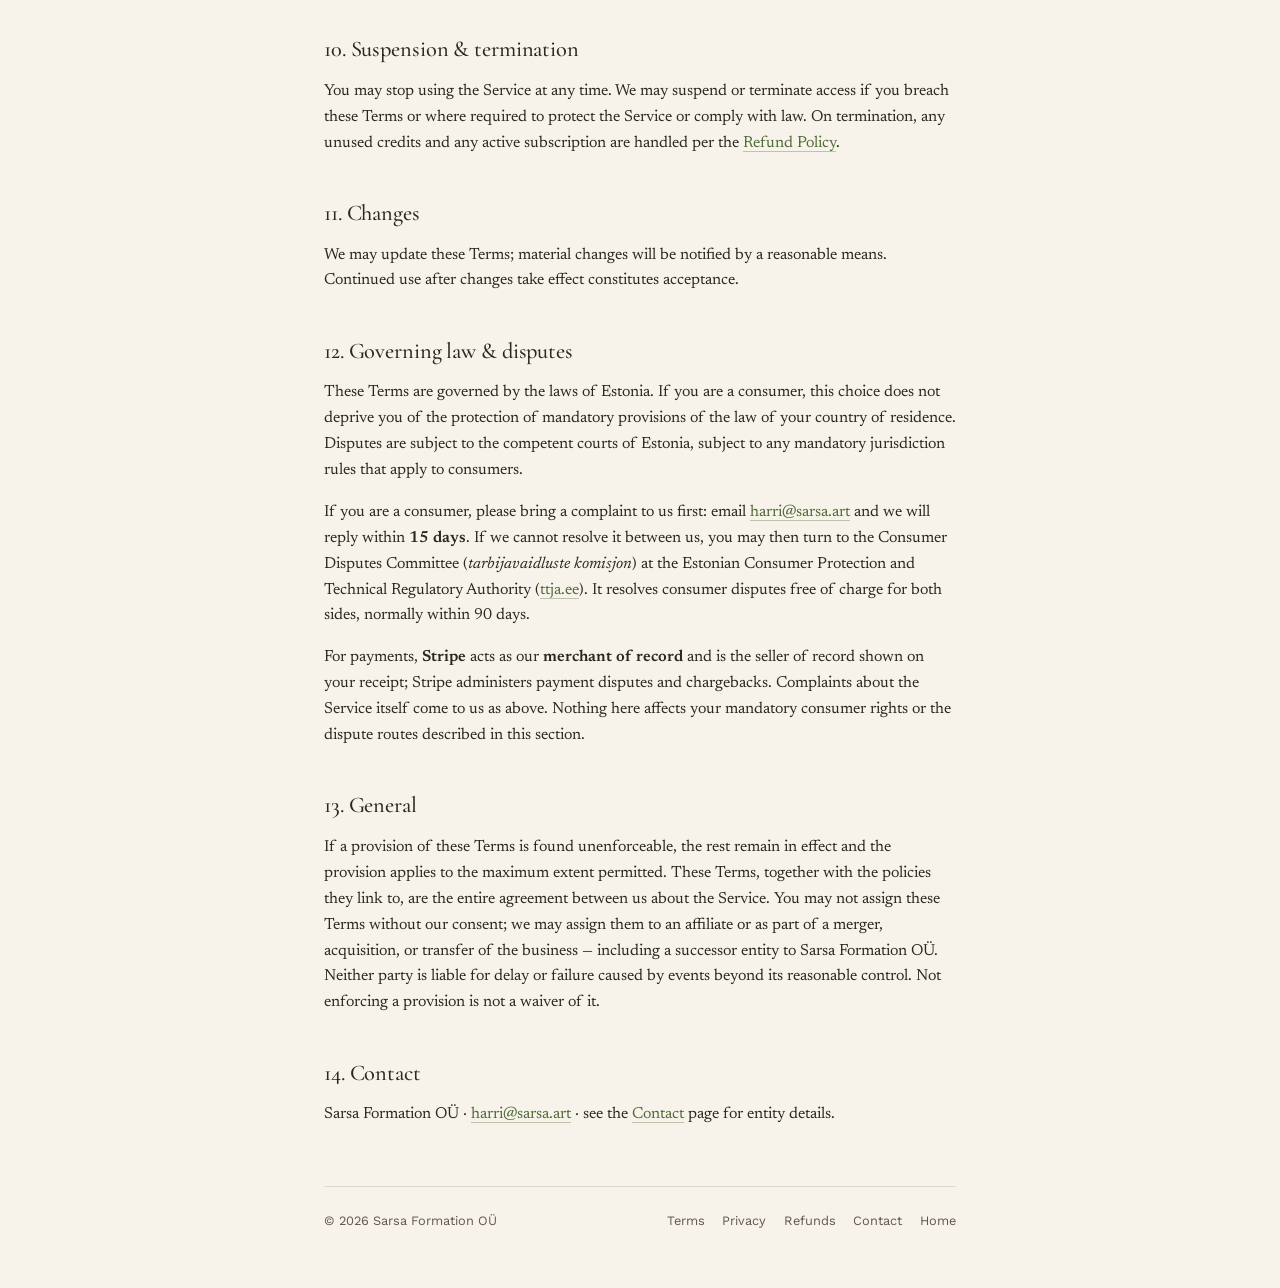
<file: terms.html>
<!doctype html>
<html lang="en">
  <head>
    <meta charset="UTF-8" />
    <meta name="viewport" content="width=device-width, initial-scale=1.0" />
    <title>Terms of Service — Sarsa Formation OÜ</title>
    <meta name="description" content="Terms of Service for Chora, operated by Sarsa Formation OÜ." />
    <meta name="robots" content="index, follow" />
    <link rel="canonical" href="https://formation.sarsa.art/terms.html" />
    <link
      rel="icon"
      href="data:image/svg+xml,%3Csvg xmlns='http://www.w3.org/2000/svg' viewBox='0 0 64 64'%3E%3Crect width='64' height='64' rx='15' fill='%232b2722'/%3E%3Cg transform='translate(8,22.3) scale(1.14)'%3E%3Cpath d='M18 5 q3 -2.5 6 0' fill='none' stroke='%23f7f3ea' stroke-width='2' stroke-linecap='round'/%3E%3Cpath d='M3 2 h12 a3 3 0 0 1 3 3 v3 a7 7 0 0 1 -7 7 h-4 a7 7 0 0 1 -7 -7 v-3 a3 3 0 0 1 3 -3 z' fill='%23f7f3ea'/%3E%3Cpath d='M27 2 h12 a3 3 0 0 1 3 3 v3 a7 7 0 0 1 -7 7 h-4 a7 7 0 0 1 -7 -7 v-3 a3 3 0 0 1 3 -3 z' fill='%23f7f3ea'/%3E%3C/g%3E%3C/svg%3E"
    />
    <link rel="preconnect" href="https://fonts.googleapis.com" />
    <link rel="preconnect" href="https://fonts.gstatic.com" crossorigin />
    <link
      href="https://fonts.googleapis.com/css2?family=Cormorant+Garamond:ital,wght@0,400;0,500;0,600;1,400&family=Newsreader:ital,opsz,wght@0,6..72,400;0,6..72,500;1,6..72,400&family=Work+Sans:wght@400;500;600&display=swap"
      rel="stylesheet"
    />
    <link rel="stylesheet" href="styles.css" />
  </head>
  <body>
    <div class="wrap">
      <header class="top">
        <a class="brand" href="/" aria-label="Sarsa Formation — home">
          <svg class="sigil" viewBox="0 2 42 13" fill="none" role="img" aria-label="Sarsa Formation">
            <path d="M18 5 q3 -2.5 6 0" stroke="currentColor" stroke-width="2" stroke-linecap="round" />
            <path d="M3 2 h12 a3 3 0 0 1 3 3 v3 a7 7 0 0 1 -7 7 h-4 a7 7 0 0 1 -7 -7 v-3 a3 3 0 0 1 3 -3 z" fill="currentColor" />
            <path d="M27 2 h12 a3 3 0 0 1 3 3 v3 a7 7 0 0 1 -7 7 h-4 a7 7 0 0 1 -7 -7 v-3 a3 3 0 0 1 3 -3 z" fill="currentColor" />
            <g class="glint" stroke-linecap="round">
              <path d="M4 5 l2.4 1.9" stroke-width="1.2" opacity="0.9" />
              <path d="M7.6 5 l1.3 1" stroke-width="1" opacity="0.6" />
            </g>
          </svg>
          <span class="name">Sarsa Formation<small>Osaühing · Estonia</small></span>
        </a>
        <nav class="topnav"><a href="/">← Home</a></nav>
      </header>

      <main class="doc">
        <p class="eyebrow">Legal</p>
        <h1 style="font-family:var(--display);font-size:clamp(2.2rem,7vw,3.2rem);margin:0 0 0.3rem;">Terms of Service</h1>
        <p class="meta">Last updated 10 July 2026 · Governing entity: Sarsa Formation OÜ (Estonia)</p>

        <p>
          These Terms of Service ("Terms") govern your access to and use of
          Chora and any related websites, APIs, and services (together, the
          "Service") operated by <strong>Sarsa Formation OÜ</strong>, a private
          limited company registered in Estonia, registry code
          <strong>17290516</strong>, registered office Lõõtsa tn 1a, 11415
          Tallinn, Estonia ("Sarsa Formation", "we", "us"). By creating an account or using the
          Service, you agree to these Terms.
        </p>

        <h2>1. The Service</h2>
        <p>
          Chora is a coherence substrate for AI systems, offered on an
          early-access basis and provided on an "as available" footing while in
          development. Features may change, and access is currently by
          invitation. Chora couples to third-party AI models, including
          Anthropic's Claude, to deliver its functionality.
        </p>

        <h2>2. Eligibility &amp; accounts</h2>
        <p>
          You must be at least 18 years old and able to form a binding contract.
          You are responsible for the activity under your account, for keeping
          your credentials secure, and for the accuracy of the information you
          provide. You must not share access in violation of these Terms.
        </p>
        <p>
          If you use the Service on behalf of a company or other legal entity,
          you confirm you are authorised to bind it, and "you" includes that
          entity. Provisions of these Terms written for consumers apply only
          where you act as one.
        </p>

        <h2>3. Plans, billing &amp; payment</h2>
        <p>
          The Service is offered on the plans presented to you at checkout. A
          plan is one or both of the following.
        </p>

        <h3>Prepaid credits</h3>
        <ul>
          <li>Usage-based. You purchase a balance of credits and consume them as
            you use the Service. Credits do not recur and are not charged again
            automatically.</li>
          <li>Purchased credits <strong>do not expire</strong> while your
            account remains open. Promotional or trial credits may carry an
            expiry, stated when they are granted.</li>
          <li>Credits are for use with the Service, have no cash value except as
            required by law, and are subject to our
            <a href="refunds.html">Refund Policy</a>.</li>
        </ul>

        <h3>Subscriptions</h3>
        <ul>
          <li>A subscription is a recurring fee charged <strong>in advance</strong>
            for each billing period (monthly or annual, as you select), and
            includes the usage allowance stated at checkout. Usage beyond the
            allowance is billed as stated at checkout.</li>
          <li>Subscriptions <strong>renew automatically</strong> at the end of
            each billing period, at the then-current price, until cancelled. We
            will notify you before any price change takes effect, and we will
            give advance notice of a renewal wherever mandatory law requires
            it.</li>
          <li>You may <strong>cancel at any time</strong>, from your account or
            by emailing us. Cancellation takes effect at the end of the current
            paid period; you keep access until then. We do not pro-rate part
            periods except where the <a href="refunds.html">Refund Policy</a> or
            mandatory law says otherwise.</li>
        </ul>

        <h3>Both</h3>
        <ul>
          <li>Payments are processed by <strong>Stripe</strong>, which acts as
            our <strong>merchant of record</strong> for sales of the Service.
            Stripe is the seller of record shown on your receipt and issues the
            invoice. By purchasing you also agree to Stripe's applicable terms.
            We do not store full card details.</li>
          <li>Prices, allowances, and the rate at which credits are consumed are
            shown before purchase and may be updated prospectively.</li>
          <li><strong>Tax.</strong> Sarsa Formation OÜ is not itself registered
            for VAT. Because Stripe is the merchant of record for these sales,
            Stripe calculates, collects, and remits any tax due on your purchase
            — VAT, GST, or sales tax for your location — and shows it at
            checkout before you pay. Any tax on your receipt is assessed and
            handled by Stripe, not charged separately by us.</li>
        </ul>

        <h2>4. Acceptable use</h2>
        <p>You agree not to use the Service to:</p>
        <ul>
          <li>break the law, infringe others' rights, or violate the usage
            policies of the underlying model providers (including Anthropic's
            Usage Policy);</li>
          <li>attempt to disrupt, reverse-engineer, or gain unauthorised access
            to the Service or its infrastructure;</li>
          <li>generate content that is unlawful, or that we are prohibited from
            enabling under applicable law or our providers' terms.</li>
        </ul>

        <h2>5. Your content</h2>
        <p>
          You retain your rights in the inputs you submit and the outputs you
          receive, to the extent such rights exist. You grant us a limited
          licence to process your content solely to operate and improve the
          Service, as described in our <a href="privacy.html">Privacy Policy</a>.
          We treat your inputs and outputs as confidential and do not sell them.
          You are responsible for your use of any outputs.
        </p>

        <h2>6. Intellectual property</h2>
        <p>
          The Service, including Chora and the Sarsa Formation marks, is owned by
          us and our licensors. Nothing in these Terms transfers ownership of the
          Service to you.
        </p>

        <h2>7. Disclaimers</h2>
        <p>
          The Service is provided "as is" and "as available", without warranties
          of any kind to the fullest extent permitted by law. AI systems can
          produce inaccurate or unexpected output; you must not rely on the
          Service as a substitute for professional advice. Nothing in these Terms
          excludes liability that cannot be excluded under mandatory law,
          including mandatory EU consumer protections.
        </p>
        <p>
          If you are an EU consumer, digital-content and digital-services law
          gives you statutory remedies where a service does not conform to the
          contract. Nothing in these Terms limits those remedies.
        </p>

        <h2>8. Limitation of liability</h2>
        <p>
          To the fullest extent permitted by law, we are not liable for indirect
          or consequential loss, and our aggregate liability arising out of the
          Service is limited to the amounts you paid to us in the
          <strong>twelve (12) months</strong> before the event giving rise to
          the claim.
        </p>
        <p>
          Nothing in these Terms limits or excludes our liability for intentional
          or grossly negligent breach, for death or personal injury caused by our
          negligence, or for anything else that cannot be limited under mandatory
          law — including the mandatory consumer protections of your country of
          residence.
        </p>

        <h2>9. Indemnity (business customers)</h2>
        <p>
          If you use the Service in the course of business, you will indemnify
          us against third-party claims, and reasonable related costs, arising
          from your content or from your use of the Service in breach of these
          Terms. This section does not apply to consumers.
        </p>

        <h2>10. Suspension &amp; termination</h2>
        <p>
          You may stop using the Service at any time. We may suspend or terminate
          access if you breach these Terms or where required to protect the
          Service or comply with law. On termination, any unused credits and any
          active subscription are handled per the
          <a href="refunds.html">Refund Policy</a>.
        </p>

        <h2>11. Changes</h2>
        <p>
          We may update these Terms; material changes will be notified by a
          reasonable means. Continued use after changes take effect constitutes
          acceptance.
        </p>

        <h2>12. Governing law &amp; disputes</h2>
        <p>
          These Terms are governed by the laws of Estonia. If you are a
          consumer, this choice does not deprive you of the protection of
          mandatory provisions of the law of your country of residence. Disputes
          are subject to the competent courts of Estonia, subject to any
          mandatory jurisdiction rules that apply to consumers.
        </p>
        <p>
          If you are a consumer, please bring a complaint to us first: email
          <a href="mailto:harri@sarsa.art">harri@sarsa.art</a> and we
          will reply within <strong>15 days</strong>. If we cannot resolve it
          between us, you may then turn to the Consumer Disputes Committee
          (<em>tarbijavaidluste komisjon</em>) at the Estonian Consumer
          Protection and Technical Regulatory Authority
          (<a href="https://ttja.ee/en/consumer-disputes-committee" rel="noopener">ttja.ee</a>).
          It resolves consumer disputes free of charge for both sides, normally
          within 90 days.
        </p>
        <p>
          For payments, <strong>Stripe</strong> acts as our
          <strong>merchant of record</strong> and is the seller of record shown
          on your receipt; Stripe administers payment disputes and chargebacks.
          Complaints about the Service itself come to us as above. Nothing here
          affects your mandatory consumer rights or the dispute routes described
          in this section.
        </p>

        <h2>13. General</h2>
        <p>
          If a provision of these Terms is found unenforceable, the rest remain
          in effect and the provision applies to the maximum extent permitted.
          These Terms, together with the policies they link to, are the entire
          agreement between us about the Service. You may not assign these Terms
          without our consent; we may assign them to an affiliate or as part of
          a merger, acquisition, or transfer of the business — including a
          successor entity to Sarsa Formation OÜ. Neither party is liable for
          delay or failure caused by events beyond its reasonable control. Not
          enforcing a provision is not a waiver of it.
        </p>

        <h2>14. Contact</h2>
        <p>
          Sarsa Formation OÜ ·
          <a href="mailto:harri@sarsa.art">harri@sarsa.art</a> · see the
          <a href="contact.html">Contact</a> page for entity details.
        </p>
      </main>

      <footer>
        <span class="sig">© 2026 Sarsa Formation OÜ</span>
        <nav>
          <a href="terms.html">Terms</a>
          <a href="privacy.html">Privacy</a>
          <a href="refunds.html">Refunds</a>
          <a href="contact.html">Contact</a>
          <a href="/">Home</a>
        </nav>
      </footer>
    </div>
  </body>
</html>
</file>
<file: styles.css>
/* Sarsa Formation OÜ — shared styles.
   Warm Sana palette: cream paper, warm ink, sage / terracotta / brass.
   Cormorant Garamond (display) · Newsreader (body) · Work Sans (UI). */

:root {
  --paper: #f7f3ea;
  --paper-2: #fffcf4;
  --ink: #2b2722;
  --ink-soft: #2b272299;
  --muted: #5f574b;
  --line: #2b272221;
  --line-strong: #2b272242;
  --accent: #6f8a4f;      /* sage */
  --accent-deep: #4f6a37;
  --rust: #a4442f;        /* terracotta — warnings / stop */
  --brass: #b8893a;       /* gold */
  --brass-soft: #c79a4a;

  --display: "Cormorant Garamond", Georgia, serif;
  --serif: "Newsreader", Georgia, serif;
  --ui: "Work Sans", ui-sans-serif, system-ui, sans-serif;
  --mono: ui-monospace, "SFMono-Regular", Menlo, monospace;

  --maxw: 680px;
}

@media (prefers-color-scheme: dark) {
  :root {
    --paper: #1a1714;
    --paper-2: #211d19;
    --ink: #f2ede3;
    --ink-soft: #f2ede3cc;
    --muted: #b6ab9a;
    --line: #f2ede31f;
    --line-strong: #f2ede33d;
    --accent: #b8d07a;
    --accent-deep: #cfe08f;
    --rust: #e08b6f;
    --brass: #d8b25f;
    --brass-soft: #e6c477;
  }
}

* { box-sizing: border-box; }
html { -webkit-text-size-adjust: 100%; scroll-behavior: smooth; }
body {
  margin: 0;
  background: var(--paper);
  color: var(--ink);
  font-family: var(--serif);
  font-size: 1.06rem;
  line-height: 1.62;
  -webkit-font-smoothing: antialiased;
  text-rendering: optimizeLegibility;
  font-optical-sizing: auto;
}

.wrap {
  max-width: var(--maxw);
  margin: 0 auto;
  padding: 2rem 1.5rem 3.5rem;
}

/* ---- Header / mark ---- */
.top {
  display: flex;
  align-items: center;
  justify-content: space-between;
  gap: 1rem;
  padding-top: 1.4rem;
}
.brand {
  display: inline-flex;
  align-items: center;
  gap: 0.6rem;
  color: var(--ink);
  text-decoration: none;
  border: 0;
}
.sigil { width: 42px; height: auto; color: var(--ink); display: block; }
.sigil .glint path { stroke: var(--paper); }
@media (prefers-reduced-motion: no-preference) {
  .sigil .glint { animation: glint 6.5s ease-in-out infinite; transform-origin: center; }
}
@keyframes glint {
  0%, 70%, 100% { opacity: 0.75; }
  82% { opacity: 0.15; }
  88% { opacity: 1; }
}
.brand .name {
  font-family: var(--ui);
  font-weight: 600;
  font-size: 0.82rem;
  letter-spacing: 0.02em;
  color: var(--ink);
}
.brand .name small { display: block; color: var(--muted); font-weight: 400; font-size: 0.74rem; }

.topnav { font-family: var(--ui); font-size: 0.8rem; display: flex; gap: 1.1rem; }
.topnav a { color: var(--muted); }
.topnav a:hover { color: var(--ink); }

/* ---- Type ---- */
h1, h2, h3 { font-family: var(--display); font-weight: 500; letter-spacing: -0.005em; }
h1.hero {
  font-size: clamp(3.2rem, 11vw, 5.4rem);
  line-height: 0.98;
  margin: 2.2rem 0 0;
}
.tagline {
  font-family: var(--serif);
  font-size: clamp(1.25rem, 3.2vw, 1.6rem);
  line-height: 1.4;
  color: var(--ink);
  margin: 1.1rem 0 0;
  max-width: 26ch;
}
.tagline em { font-style: italic; color: var(--accent-deep); }

h2 { font-size: clamp(1.6rem, 4vw, 2.1rem); margin: 0 0 0.7rem; }
h3 { font-size: 1.15rem; margin: 0 0 0.4rem; }

p { margin: 0 0 1rem; }
p:last-child { margin-bottom: 0; }
.lead { font-size: 1.16rem; }

section { margin-top: 3.2rem; }

.eyebrow {
  font-family: var(--ui);
  font-size: 0.72rem;
  font-weight: 600;
  letter-spacing: 0.18em;
  text-transform: uppercase;
  color: var(--brass);
  margin: 0 0 1rem;
  display: flex;
  align-items: center;
  gap: 0.7rem;
}
.eyebrow::after { content: ""; flex: 1; height: 1px; background: var(--line); }

a {
  color: var(--accent-deep);
  text-decoration: none;
  border-bottom: 1px solid color-mix(in srgb, var(--accent-deep) 34%, transparent);
  transition: color 0.15s ease, border-color 0.15s ease;
}
a:hover { color: var(--rust); border-bottom-color: var(--rust); }

em.hot { font-style: normal; color: var(--rust); }
strong { font-weight: 600; }

blockquote {
  margin: 1.4rem 0;
  padding-left: 1.1rem;
  border-left: 2px solid var(--accent);
  font-style: italic;
  color: var(--ink-soft);
}

/* ---- Buttons / CTA ---- */
.cta {
  display: inline-block;
  font-family: var(--ui);
  font-weight: 600;
  font-size: 0.9rem;
  letter-spacing: 0.01em;
  color: var(--paper);
  background: var(--ink);
  border: 0;
  border-radius: 999px;
  padding: 0.72rem 1.5rem;
  text-decoration: none;
  transition: background 0.15s ease, transform 0.05s ease;
}
.cta:hover { background: var(--accent-deep); color: var(--paper); transform: translateY(-1px); }
.cta.ghost { background: transparent; color: var(--ink); border: 1px solid var(--line-strong); }
.cta.ghost:hover { border-color: var(--ink); background: transparent; color: var(--ink); }
.cta-row { display: flex; flex-wrap: wrap; gap: 0.8rem; margin-top: 1.6rem; }

/* ---- Record / imprint ---- */
.record {
  font-family: var(--mono);
  font-size: 0.84rem;
  line-height: 1.9;
  border: 1px solid var(--line);
  border-radius: 12px;
  background: var(--paper-2);
  padding: 1.15rem 1.35rem;
}
.record .row { display: grid; grid-template-columns: 8.5rem 1fr; gap: 0.2rem 1rem; }
.record .k { color: var(--muted); }
.record .v { color: var(--ink); }
.record .todo { color: var(--rust); }
.record .ok { color: var(--accent-deep); }

/* ---- Notice banner (legal drafts) ---- */
.notice {
  font-family: var(--ui);
  font-size: 0.82rem;
  line-height: 1.5;
  color: var(--ink);
  background: color-mix(in srgb, var(--brass-soft) 22%, var(--paper));
  border: 1px solid color-mix(in srgb, var(--brass) 45%, transparent);
  border-radius: 10px;
  padding: 0.85rem 1.1rem;
  margin: 1.6rem 0 2.2rem;
}
.notice strong { color: var(--rust); }

/* ---- Legal doc body ---- */
.doc h2 { font-size: 1.4rem; margin-top: 2.4rem; }
.doc h3 { font-family: var(--ui); font-weight: 600; font-size: 0.95rem; letter-spacing: 0.01em; margin-top: 1.6rem; }
.doc { font-size: 1.0rem; }
.doc ul { padding-left: 1.2rem; }
.doc li { margin: 0.3rem 0; }
.doc .meta { font-family: var(--ui); font-size: 0.8rem; color: var(--muted); }

/* ---- Footer ---- */
footer {
  margin-top: 3.6rem;
  padding-top: 1.5rem;
  border-top: 1px solid var(--line);
  font-family: var(--ui);
  font-size: 0.8rem;
  color: var(--muted);
  display: flex;
  flex-wrap: wrap;
  gap: 0.7rem 1.4rem;
  align-items: center;
  justify-content: space-between;
}
footer nav { display: flex; flex-wrap: wrap; gap: 0.4rem 1.1rem; }
footer a { color: var(--muted); border-bottom-color: transparent; }
footer a:hover { color: var(--ink); border-bottom-color: transparent; }
footer .sig { display: inline-flex; align-items: center; gap: 0.5rem; }
</file>
